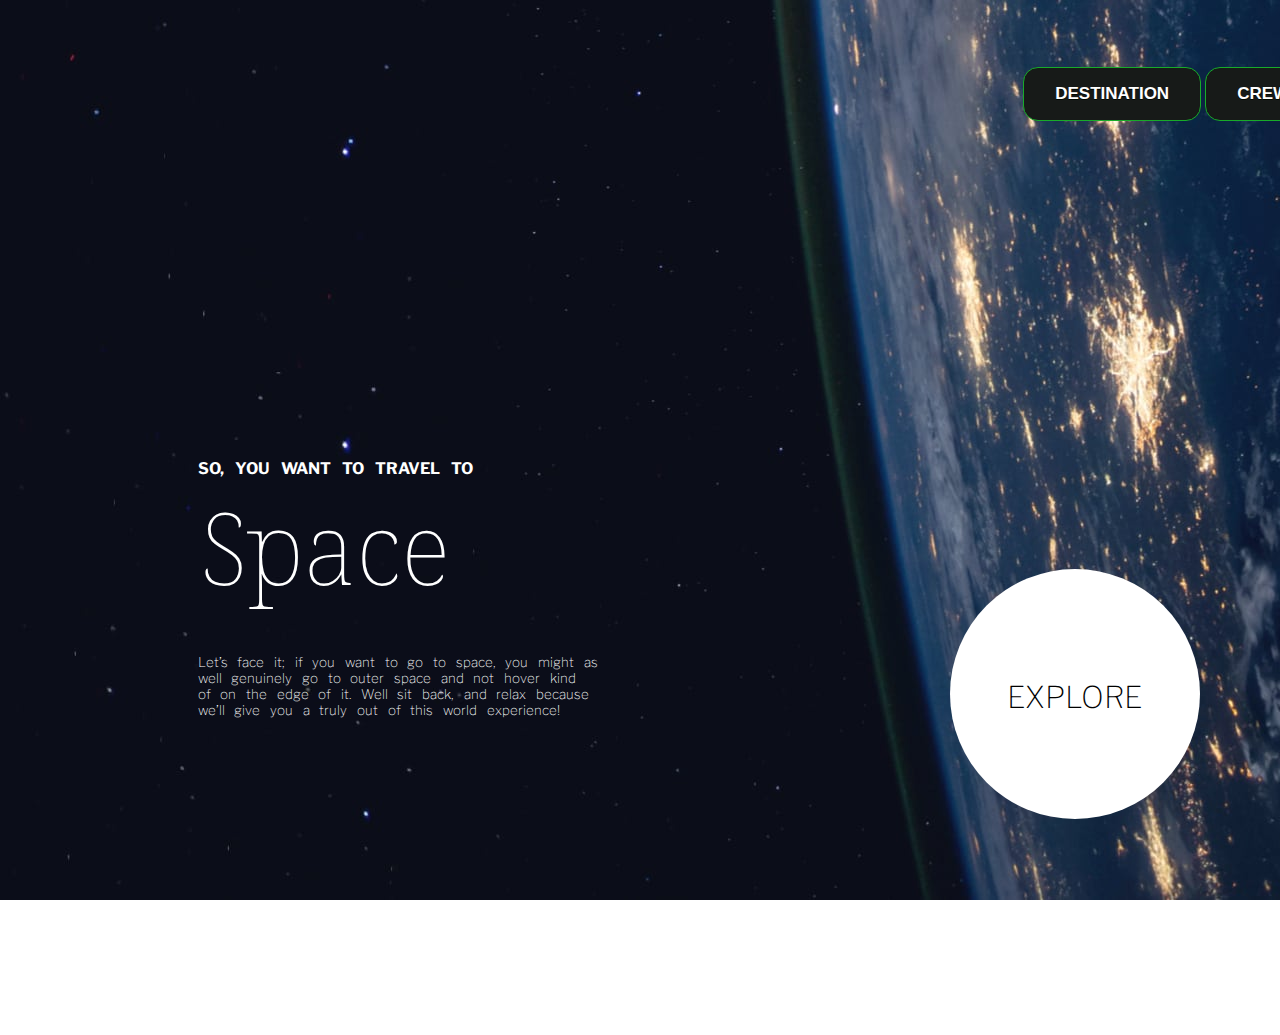
<file: space tourism/home/index.html>
<!DOCTYPE html>
<html lang="en">
<head>
  <meta charset="UTF-8">
  <meta name="viewport" content="width=device-width, initial-scale=1.0">

  <link rel="icon" type="image/png" sizes="32x32" href="./assets/favicon-32x32.png">
  <link rel="stylesheet" href="index.css">
  <link href="https://fonts.googleapis.com/css2?family=Libre+Franklin&family=Noto+Serif&display=swap" rel="stylesheet">
  
  <title>Frontend Mentor | Space tourism website</title>
</head>
<body>

 <h1 ></h1> 
 
 <h1> <a href="destination.html" class="myButton">DESTINATION</a></h1>
 <h1> <a href="slideshow.html" class="myButton"> CREW</a> </h1>
 <h1>03 TECHNOLOGY</h1>
 

  
<p>
    <div class="heading"> 
   <h2>SO,  YOU  WANT TO TRAVEL TO</h2> 
    <h3>
        Space
    </h3>
    <h4>
        Let’s face it; if you want to go to space, you might as well genuinely go to 
        outer space and not hover kind of on the edge of it. Well sit back, and relax 
        because we’ll give you a truly out of this world experience!
      
       
    </h4>
   
<div class="white">
<h5 class="h">EXPLORE</h5>
</div>

</p>
 

</body>
</html>
</file>
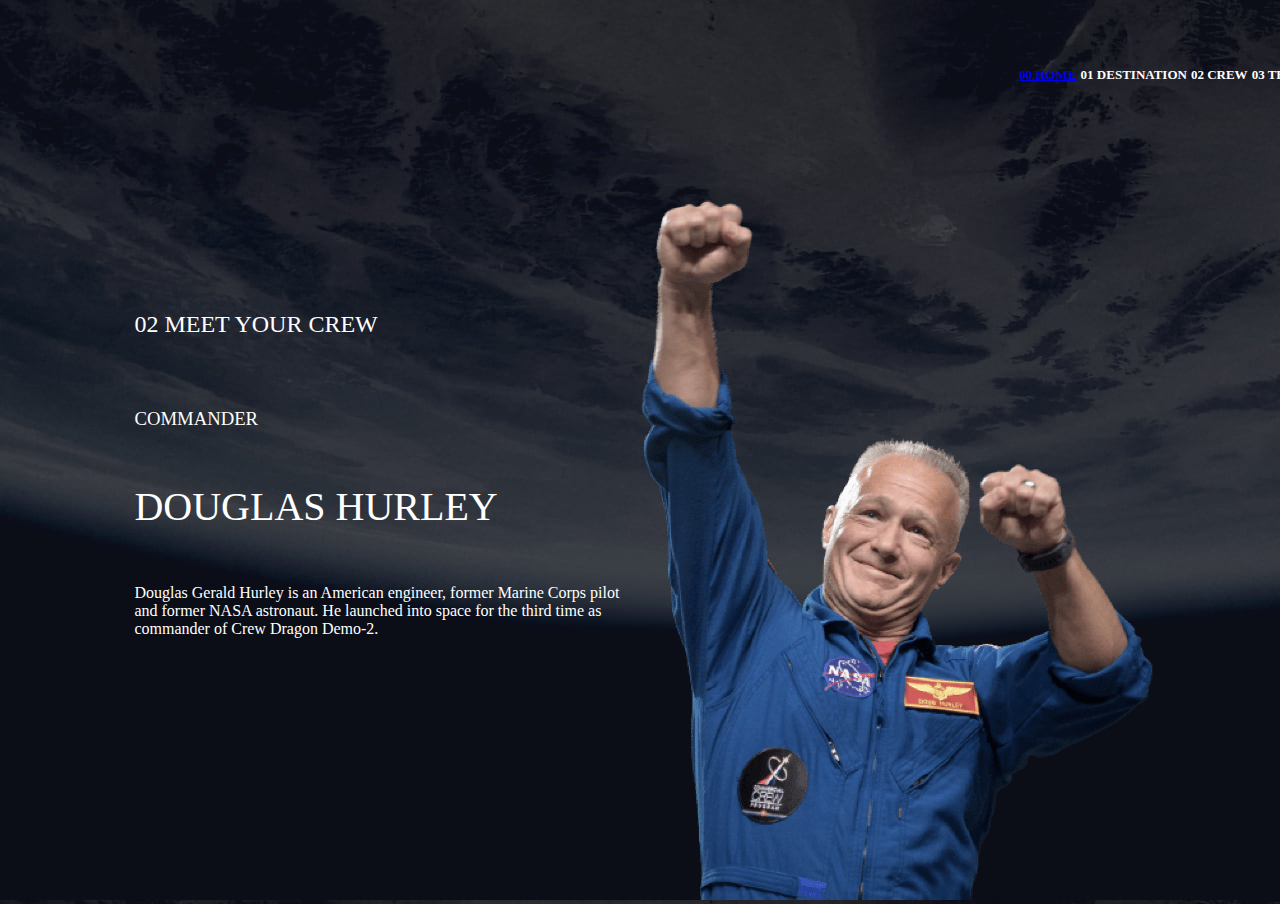
<file: space tourism/home/crew-commander.html>
<!DOCTYPE html>
<html lang="en">
<head>
  <meta charset="UTF-8">
  <meta name="viewport" content="width=device-width, initial-scale=1.0">

  <link rel="icon" type="image/png" sizes="32x32" href="./assets/favicon-32x32.png">
  <link rel="stylesheet" href="crew-commander.css">
  
  <title>Frontend Mentor | Space tourism website</title>
</head>
<body>

  
 <h1 ><a href="index.html">00 HOME</a></h1> 
 
 <h1>01 DESTINATION</h1>
 <h1> 02 CREW </h1>
 <h1>03 TECHNOLOGY</h1>
 <div class="pilot-photo">
     <img src="image-douglas-hurley.png" alt="pilot-photo">
 </div>
 <div class="info">
 <h2>02 MEET YOUR CREW </h2> 

<h3>COMMANDER</h3>

  <h4>
    DOUGLAS HURLEY
  </h4>
<p >
    Douglas Gerald Hurley is an American engineer, former Marine Corps pilot 
  and former NASA astronaut. He launched into space for the third time as 
  commander of Crew Dragon Demo-2.
</p>
  

</div>
</body>
</html>
</file>
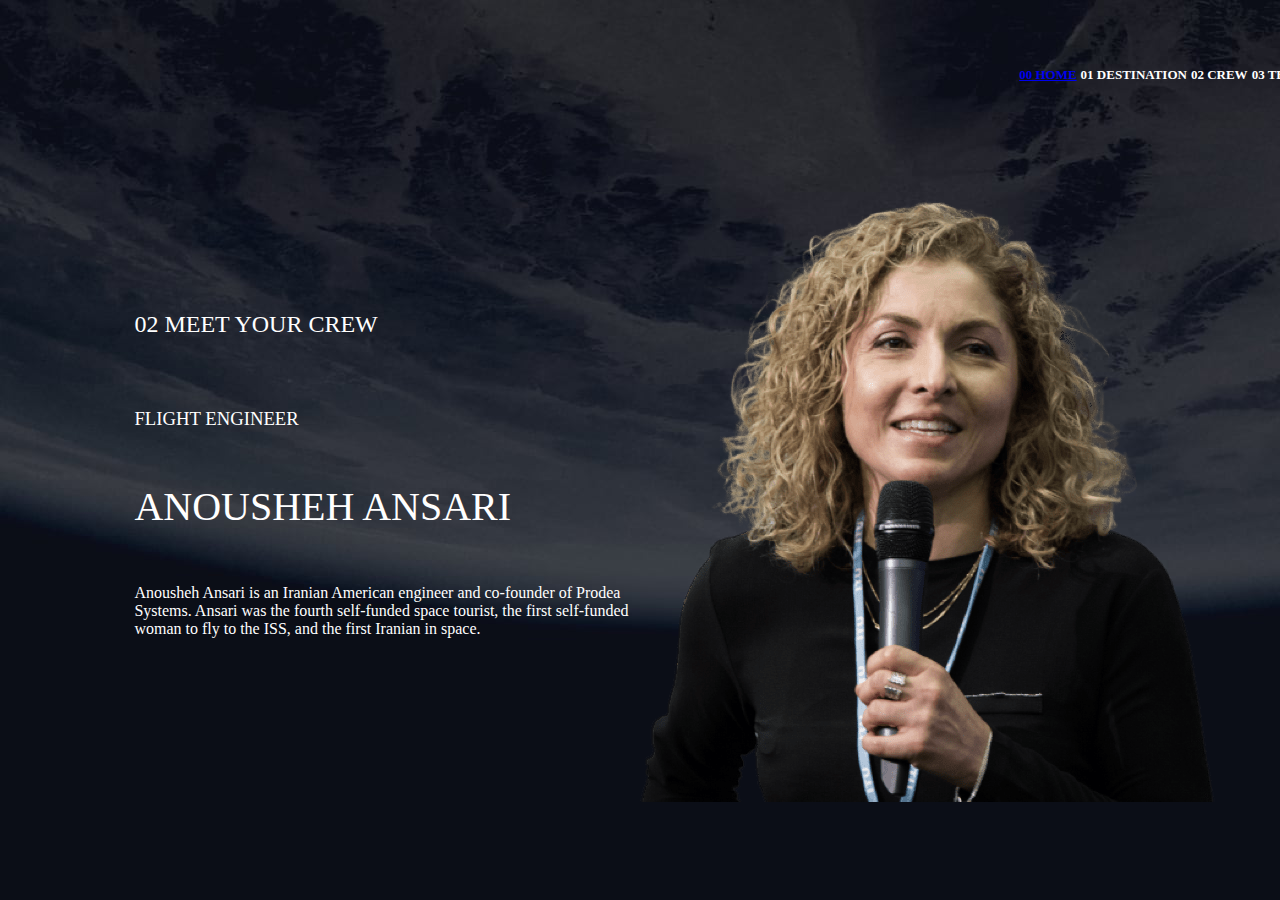
<file: space tourism/home/crew-engineer.html>
<!DOCTYPE html>
<html lang="en">
<head>
  <meta charset="UTF-8">
  <meta name="viewport" content="width=device-width, initial-scale=1.0">

  <link rel="icon" type="image/png" sizes="32x32" href="./assets/favicon-32x32.png">
  <link rel="stylesheet" href="crew-engineer.css">
  
  <title>Frontend Mentor | Space tourism website</title>
</head>
<body>

  
 <h1 ><a href="index.html">00 HOME</a></h1> 
 
 <h1>01 DESTINATION</h1>
 <h1> 02 CREW </h1>
 <h1>03 TECHNOLOGY</h1>
 <div class="pilot-photo">
     <img src="image-anousheh-ansari.png" alt="pilot-photo">
 </div>
 <div class="info">
 <h2>02 MEET YOUR CREW </h2> 

<h3>FLIGHT ENGINEER</h3>

  <h4>
    ANOUSHEH ANSARI
  </h4>
<p >
    Anousheh Ansari is an Iranian American engineer and co-founder of Prodea Systems. 
  Ansari was the fourth self-funded space tourist, the first self-funded woman to 
  fly to the ISS, and the first Iranian in space.
</p>
  

</div>
</body>
</html>
</file>
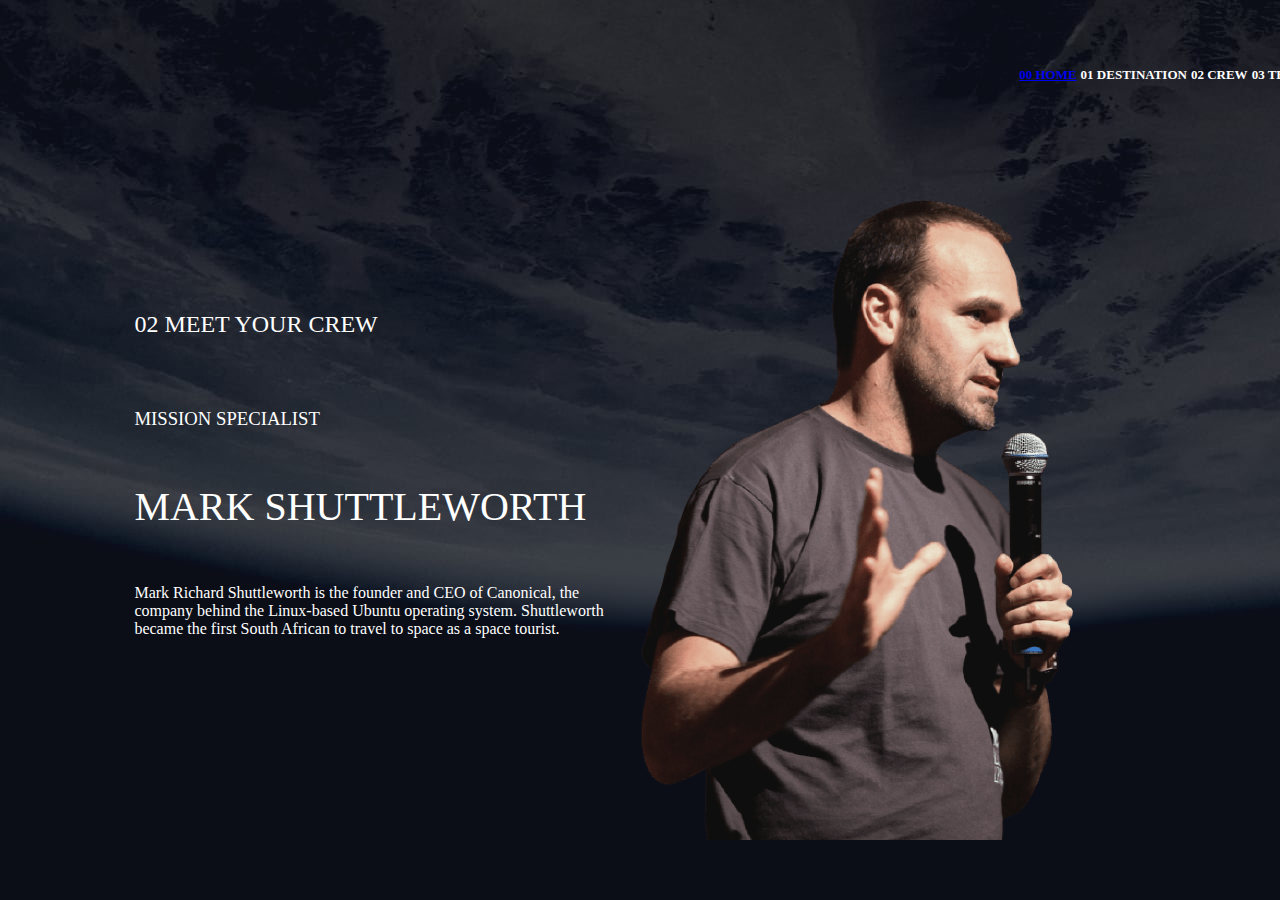
<file: space tourism/home/crew-specialist.html>
<!DOCTYPE html>
<html lang="en">
<head>
  <meta charset="UTF-8">
  <meta name="viewport" content="width=device-width, initial-scale=1.0">

  <link rel="icon" type="image/png" sizes="32x32" href="./assets/favicon-32x32.png">
  <link rel="stylesheet" href="crew-specialist.css">
  
  <title>Frontend Mentor | Space tourism website</title>
</head>
<body>

  
 <h1 ><a href="index.html">00 HOME</a></h1> 
 
 <h1>01 DESTINATION</h1>
 <h1> 02 CREW </h1>
 <h1>03 TECHNOLOGY</h1>
 <div class="pilot-photo">
     <img src="image-mark-shuttleworth.png" alt="pilot-photo">
 </div>
 <div class="info">
 <h2>02 MEET YOUR CREW </h2> 

<h3>MISSION SPECIALIST</h3>

  <h4>
    MARK SHUTTLEWORTH
  </h4>
<p >
    Mark Richard Shuttleworth is the founder and CEO of Canonical, the company behind 
    the Linux-based Ubuntu operating system. Shuttleworth became the first South 
    African to travel to space as a space tourist.
</p>
  

</div>
</body>
</html>
</file>
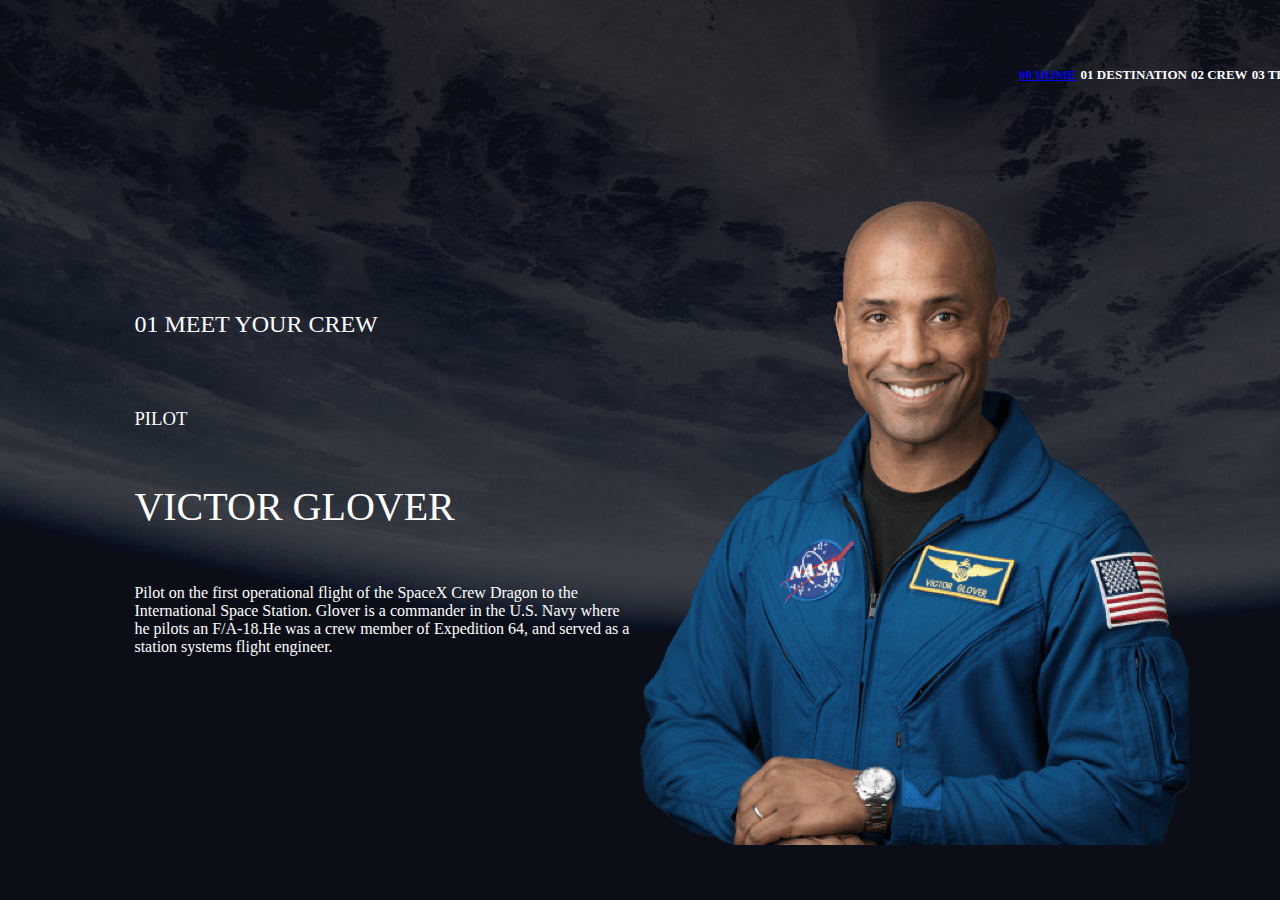
<file: space tourism/home/crew.html>
<!DOCTYPE html>
<html lang="en">
<head>
  <meta charset="UTF-8">
  <meta name="viewport" content="width=device-width, initial-scale=1.0">

  <link rel="icon" type="image/png" sizes="32x32" href="./assets/favicon-32x32.png">
  <link rel="stylesheet" href="crew.css">
  
  <title>Frontend Mentor | Space tourism website</title>
</head>
<body>

  
 <h1 ><a href="index.html">00 HOME</a></h1> 
 
 <h1>01 DESTINATION</h1>
 <h1> 02 CREW </h1>
 <h1>03 TECHNOLOGY</h1>
 <div class="pilot-photo">
     <img src="image-victor-glover.png" alt="pilot-photo">
 </div>
 <div class="info">
 <h2>01 MEET YOUR CREW </h2> 

<h3>PILOT</h3>

  <h4>
    VICTOR GLOVER
  </h4>
<p >
    Pilot on the first operational flight of the SpaceX Crew Dragon to the 
  International Space Station. Glover is a commander in the U.S. Navy where 
  he pilots an F/A-18.He was a crew member of Expedition 64, and served as a 
  station systems flight engineer. 
</p>
  

</div>
</body>
</html>
</file>
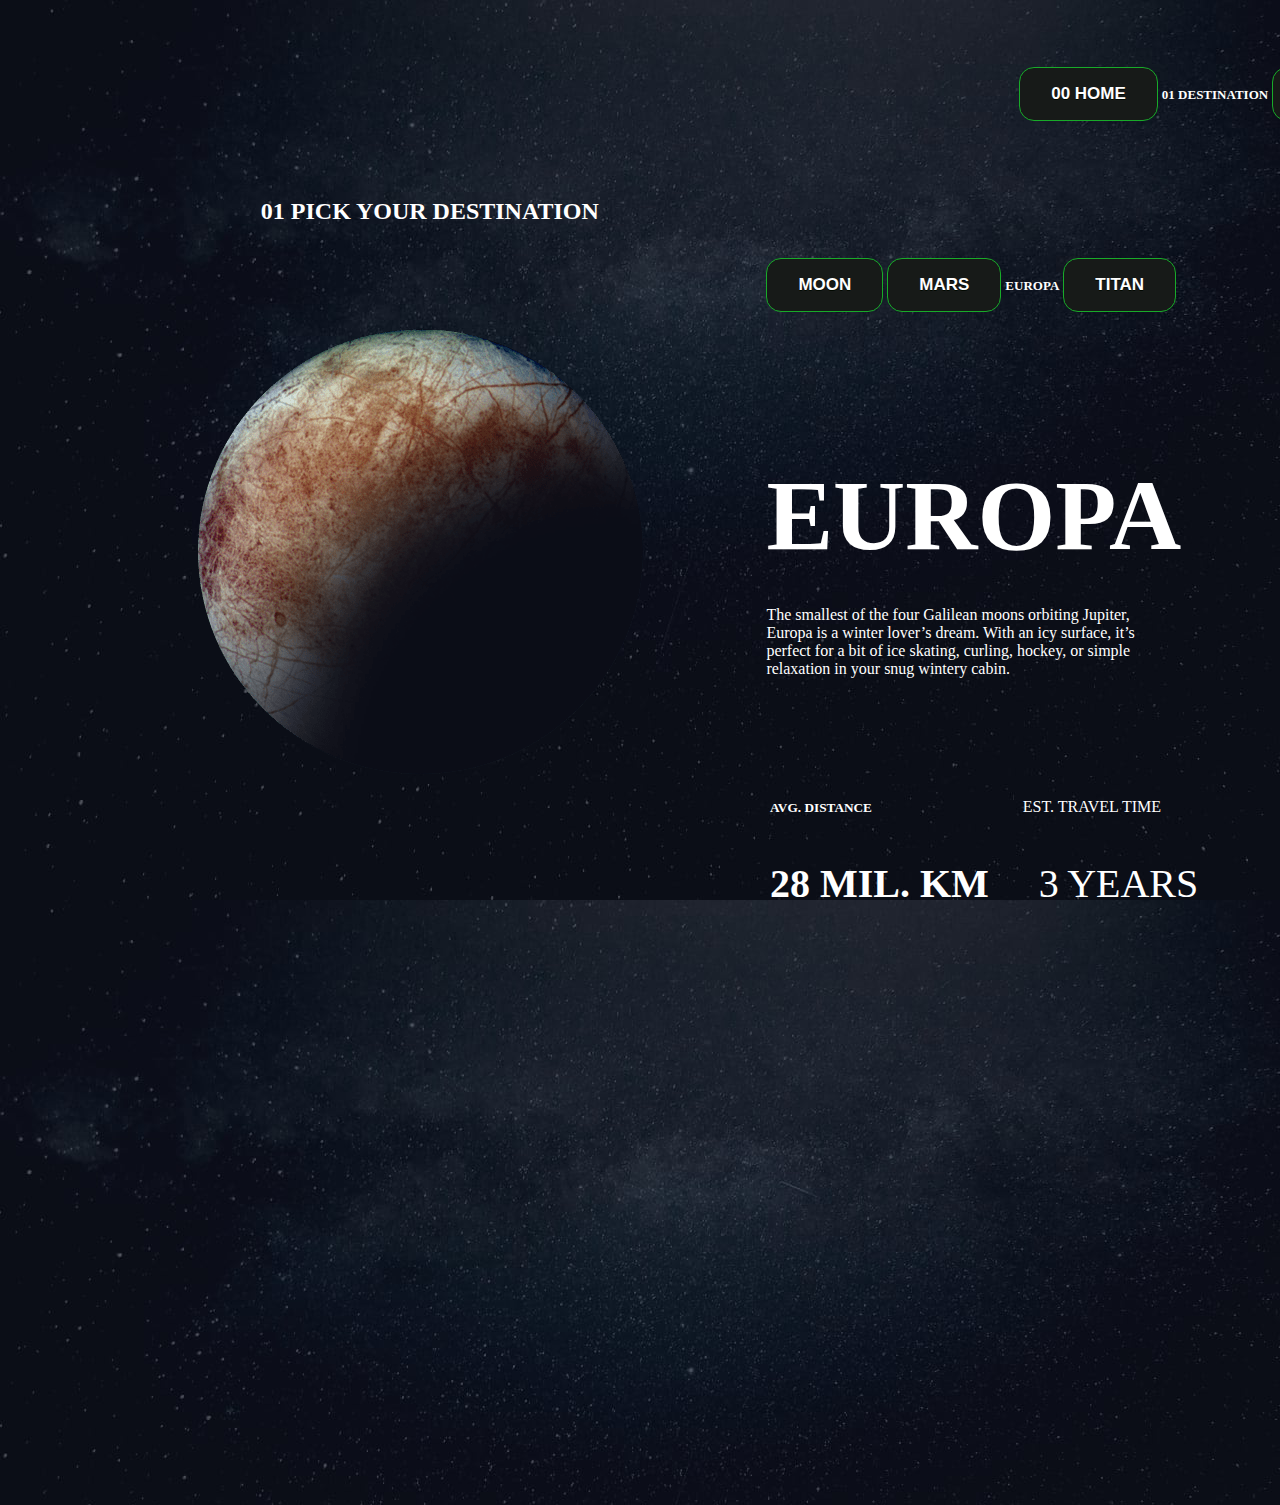
<file: space tourism/home/destination-europa.html>
<!DOCTYPE html>
<html lang="en">
<head>
  <meta charset="UTF-8">
  <meta name="viewport" content="width=device-width, initial-scale=1.0">

  <link rel="icon" type="image/png" sizes="32x32" href="./assets/favicon-32x32.png">
  <link rel="stylesheet" href="destination-europa.css">
  
  <title>Frontend Mentor | Space tourism website</title>
</head>
<body>

  
 <h1 ><a href="index.html" class="myButton">00 HOME</a></h1> 
 
 <h1>01 DESTINATION</h1>
 <h1><a href="slideshow.html" class="myButton">02 CREW</a> </h1>
 <h1>03 TECHNOLOGY</h1>
 <div class="mars-photo">
     <img src="image-europa.png" alt="titan-photo">
 </div>
 

<h2>01 PICK YOUR DESTINATION </h2>  

 <h3> <a href="destination-moon.html" class="myButton">MOON  </a></h3>
 <h3>
    <a href="destination.html" class="myButton">MARS</a>
 </h3> 
 <h3>
    EUROPA
 </h3>
 <h3>
    <a href="destination-titan.html" class="myButton">TITAN</a>
 </h3>
  
  

  <h4>
    EUROPA
  </h4>
<p >
    The smallest of the four Galilean moons orbiting Jupiter, Europa is a 
  winter lover’s dream. With an icy surface, it’s perfect for a bit of 
  ice skating, curling, hockey, or simple relaxation in your snug 
  wintery cabin.
</p>
  
<div class="inform">
  <h5>AVG. DISTANCE</h5>
  <h6>
    28 MIL. KM
  </h6>
  
<h7>
    EST. TRAVEL TIME

</h7>
  <h8>
    3 YEARS
  </h8>
</div>
</body>
</html>
</file>
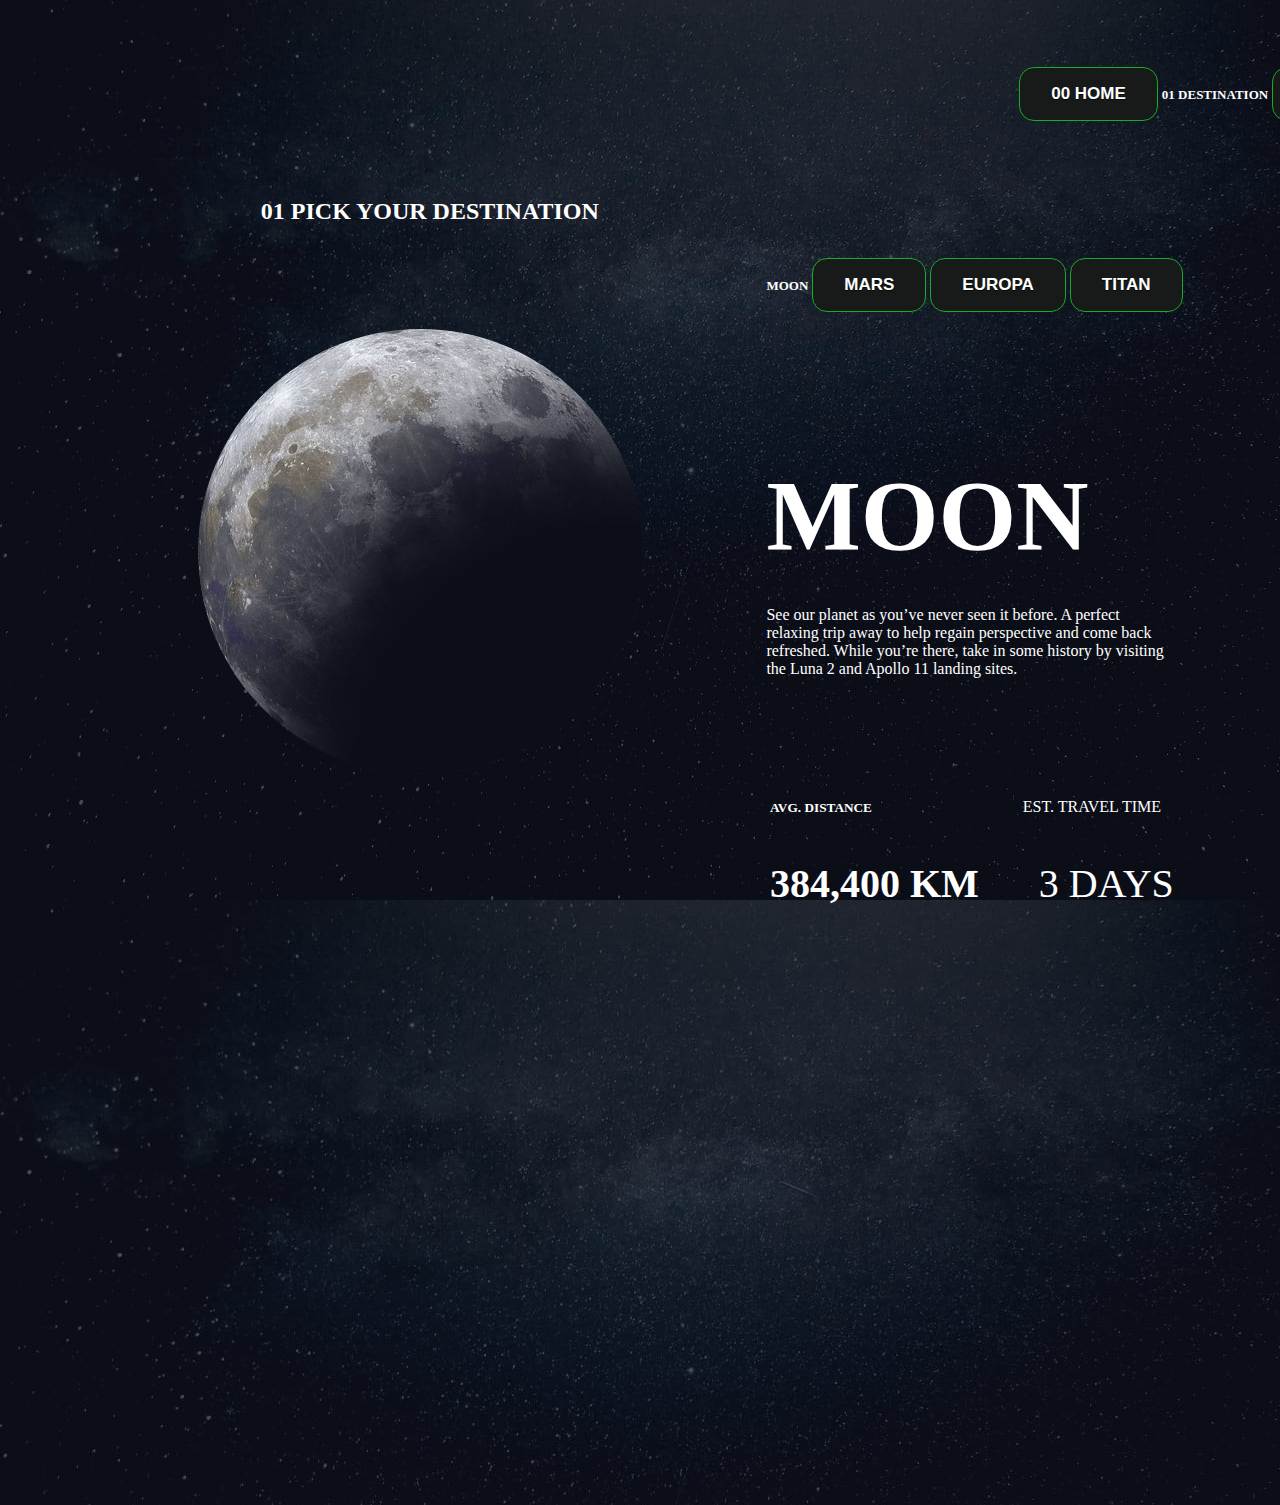
<file: space tourism/home/destination-moon.html>
<!DOCTYPE html>
<html lang="en">
<head>
  <meta charset="UTF-8">
  <meta name="viewport" content="width=device-width, initial-scale=1.0">

  <link rel="icon" type="image/png" sizes="32x32" href="./assets/favicon-32x32.png">
  <link rel="stylesheet" href="destination-moon.css">
  
  <title>Frontend Mentor | Space tourism website</title>
</head>
<body>

  
 <h1 ><a href="index.html" class="myButton">00 HOME</a></h1> 
 
 <h1>01 DESTINATION</h1>
 <h1> <a href="slideshow.html"class="myButton">02 CREW</a>  </h1>
 <h1>03 TECHNOLOGY</h1>
 <div class="mars-photo">
     <img src="image-moon.png" alt="mars-photo">
 </div>
 

<h2>01 PICK YOUR DESTINATION </h2>  

 <h3> MOON </h3>
 <h3><a href="destination.html"class="myButton">MARS</a>
   
 </h3> 
 <h3>
    <a href="destination-europa.html"class="myButton"> EUROPA</a>
 </h3>
 <h3>
    <a href="destination-titan.html"class="myButton">TITAN</a>
 </h3>
  
  

  <h4>
    MOON
  </h4>
<p >
    See our planet as you’ve never seen it before. A perfect relaxing trip away to help 
    regain perspective and come back refreshed. While you’re there, take in some history 
    by visiting the Luna 2 and Apollo 11 landing sites.
</p>
  
<div class="inform">
  <h5>AVG. DISTANCE</h5>
  <h6>
    384,400 KM
  </h6>
  
<h7>
    EST. TRAVEL TIME

</h7>
  <h8>
   3 DAYS
  </h8>
</div>
</body>
</html>
</file>
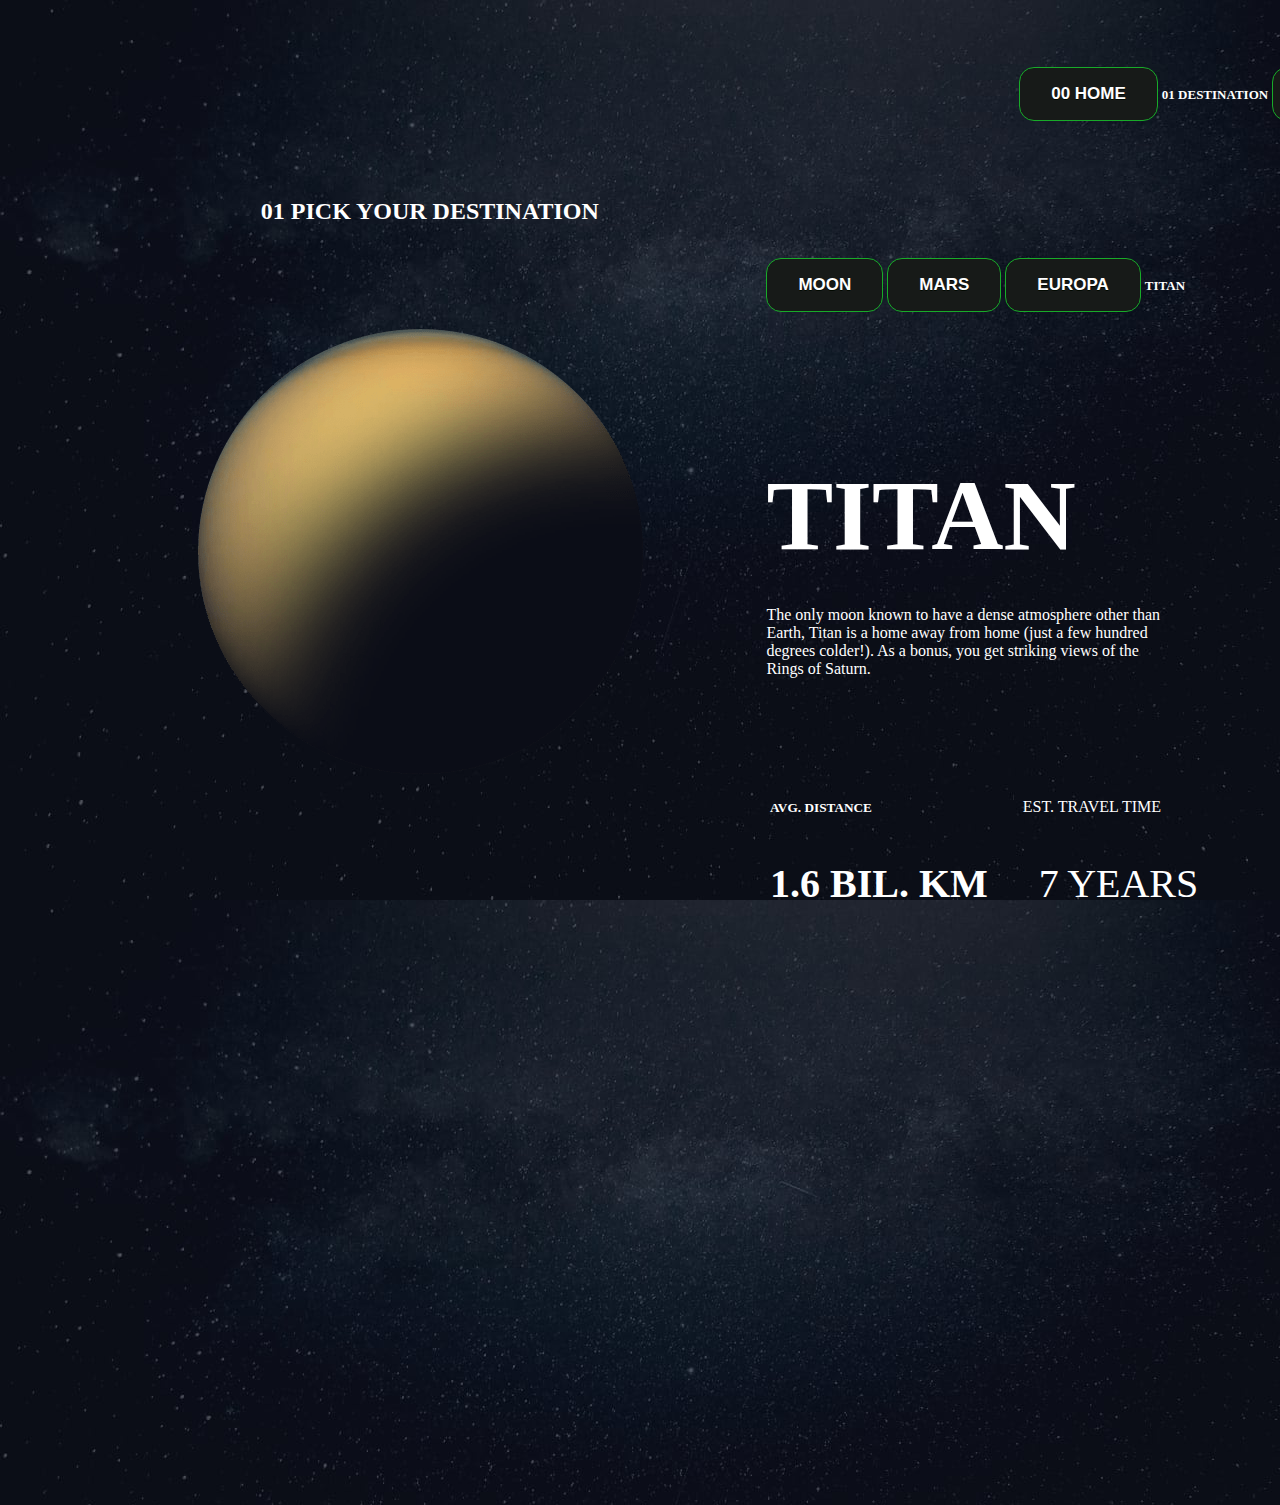
<file: space tourism/home/destination-titan.html>
<!DOCTYPE html>
<html lang="en">
<head>
  <meta charset="UTF-8">
  <meta name="viewport" content="width=device-width, initial-scale=1.0">

  <link rel="icon" type="image/png" sizes="32x32" href="./assets/favicon-32x32.png">
  <link rel="stylesheet" href="destination-titan.css">
  
  <title>Frontend Mentor | Space tourism website</title>
</head>
<body>

  
 <h1 ><a href="index.html"class="myButton">00 HOME</a></h1> 
 
 <h1>01 DESTINATION</h1>
 <h1> <a href="slideshow.html"class="myButton">02 CREW</a> </h1>
 <h1>03 TECHNOLOGY</h1>
 <div class="mars-photo">
     <img src="image-titan.png" alt="titan-photo">
 </div>
 

<h2>01 PICK YOUR DESTINATION </h2>  

 <h3><a href="destination-moon.html"class="myButton">MOON  </a></h3>
 <h3>
    <a href="destination.html"class="myButton">MARS</a>
 </h3> 
 <h3>
    <a href="destination-europa.html"class="myButton"> EUROPA</a>
 </h3>
 <h3>
    TITAN
 </h3>
  
  

  <h4>
    TITAN
  </h4>
<p >
    The only moon known to have a dense atmosphere other than Earth, Titan 
  is a home away from home (just a few hundred degrees colder!). As a 
  bonus, you get striking views of the Rings of Saturn.
</p>
  
<div class="inform">
  <h5>AVG. DISTANCE</h5>
  <h6>
    1.6 BIL. KM
  </h6>
  
<h7>
    EST. TRAVEL TIME

</h7>
  <h8>
    7 YEARS
  </h8>
</div>
</body>
</html>
</file>
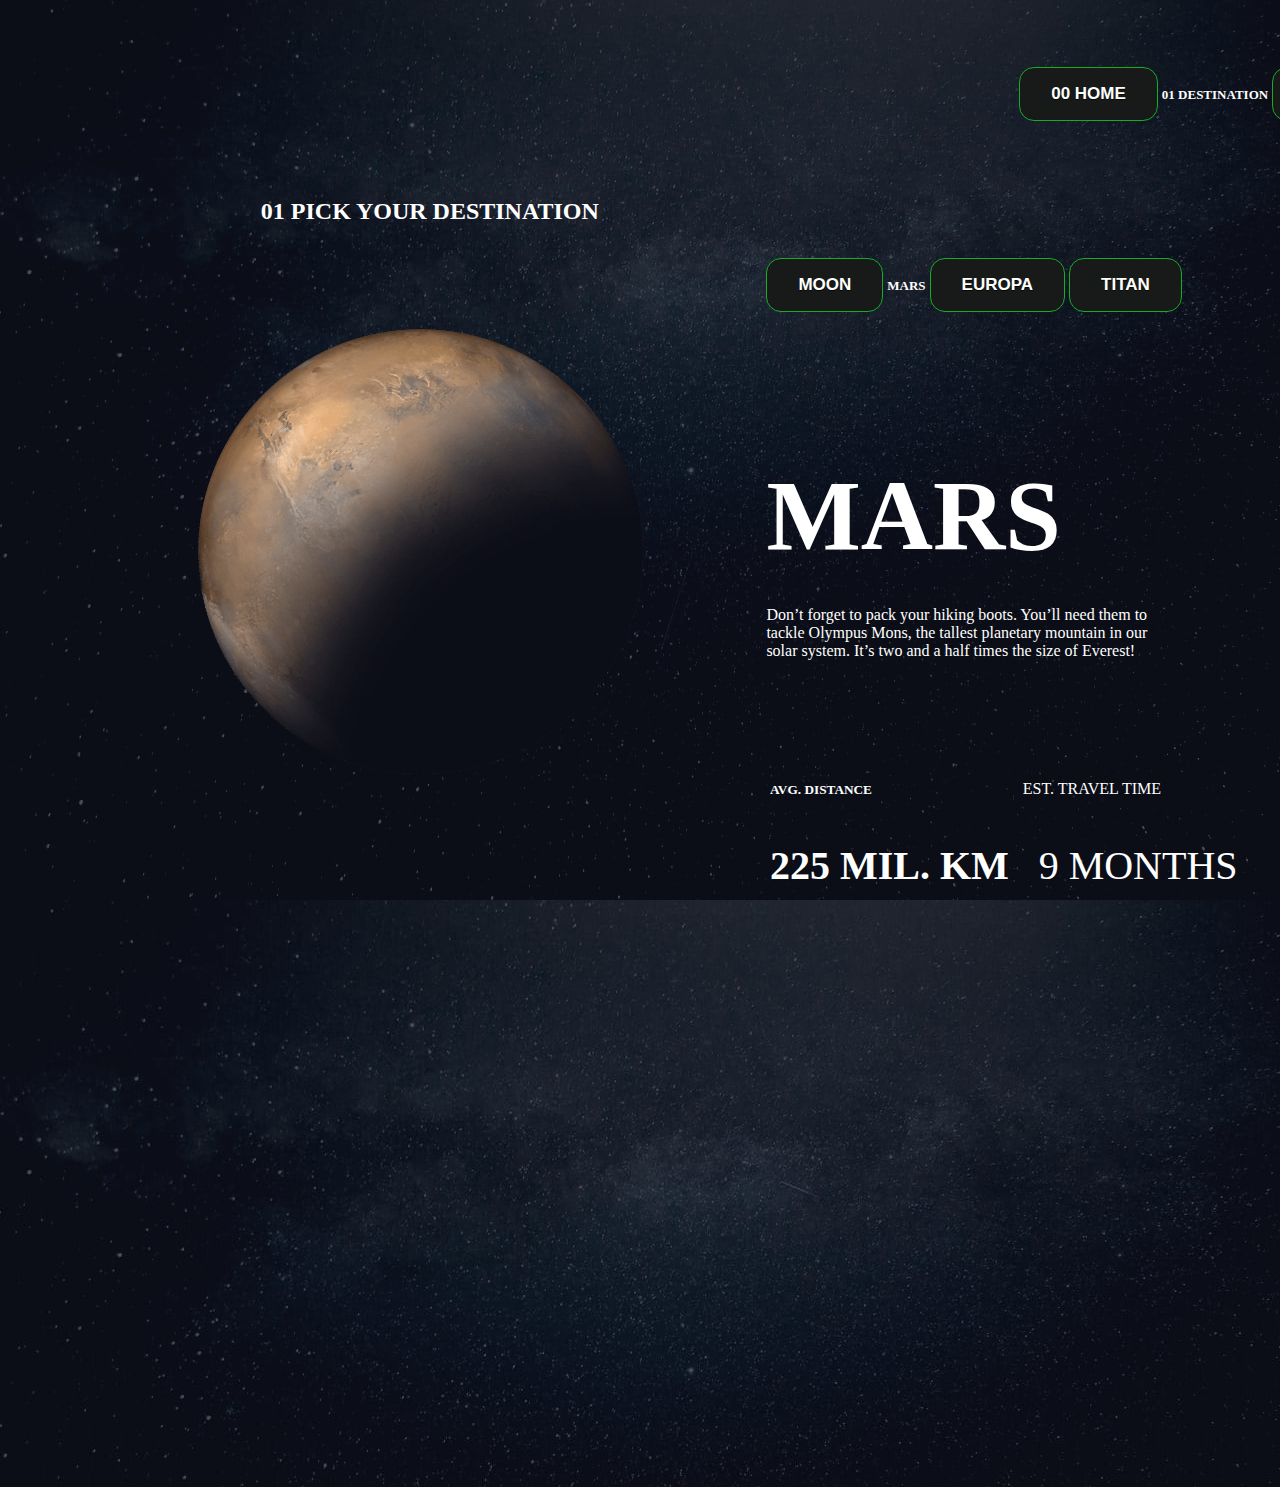
<file: space tourism/home/destination.html>
<!DOCTYPE html>
<html lang="en">
<head>
  <meta charset="UTF-8">
  <meta name="viewport" content="width=device-width, initial-scale=1.0">

  <link rel="icon" type="image/png" sizes="32x32" href="./assets/favicon-32x32.png">
  <link rel="stylesheet" href="destination-mars.css">
  
  <title>Frontend Mentor | Space tourism website</title>
</head>
<body>

  
 <h1 ><a href="index.html"class="myButton">00 HOME</a></h1> 
 
 <h1>01 DESTINATION</h1>
 <h1> <a href="slideshow.html"class="myButton">
02 CREW
 </a>
 </h1>
 <h1>03 TECHNOLOGY</h1>
 <div class="mars-photo">
     <img src="image-mars.png" alt="mars-photo">
 </div>
 

<h2>01 PICK YOUR DESTINATION </h2>  

 <h3> <a href="destination-moon.html" class="myButton">MOON </a> </h3>
 <h3>
    MARS
 </h3> 
 <h3 >
    <a href="destination-europa.html"class="myButton"> EUROPA</a>
   
 </h3>
 <h3>
    <a href="destination-titan.html"class="myButton">TITAN</a>
   
 </h3>
  
  

  <h4>
    MARS
  </h4>
<p >
    Don’t forget to pack your hiking boots. You’ll need them to tackle Olympus Mons, 
    the tallest planetary mountain in our solar system. It’s two and a half times 
    the size of Everest!
</p>
  
<div class="inform">
  <h5>AVG. DISTANCE</h5>
  <h6>
    225 MIL. KM
  </h6>
  
<h7>
    EST. TRAVEL TIME

</h7>
  <h8>
    9 MONTHS
  </h8>
</div>
</body>
</html>
</file>
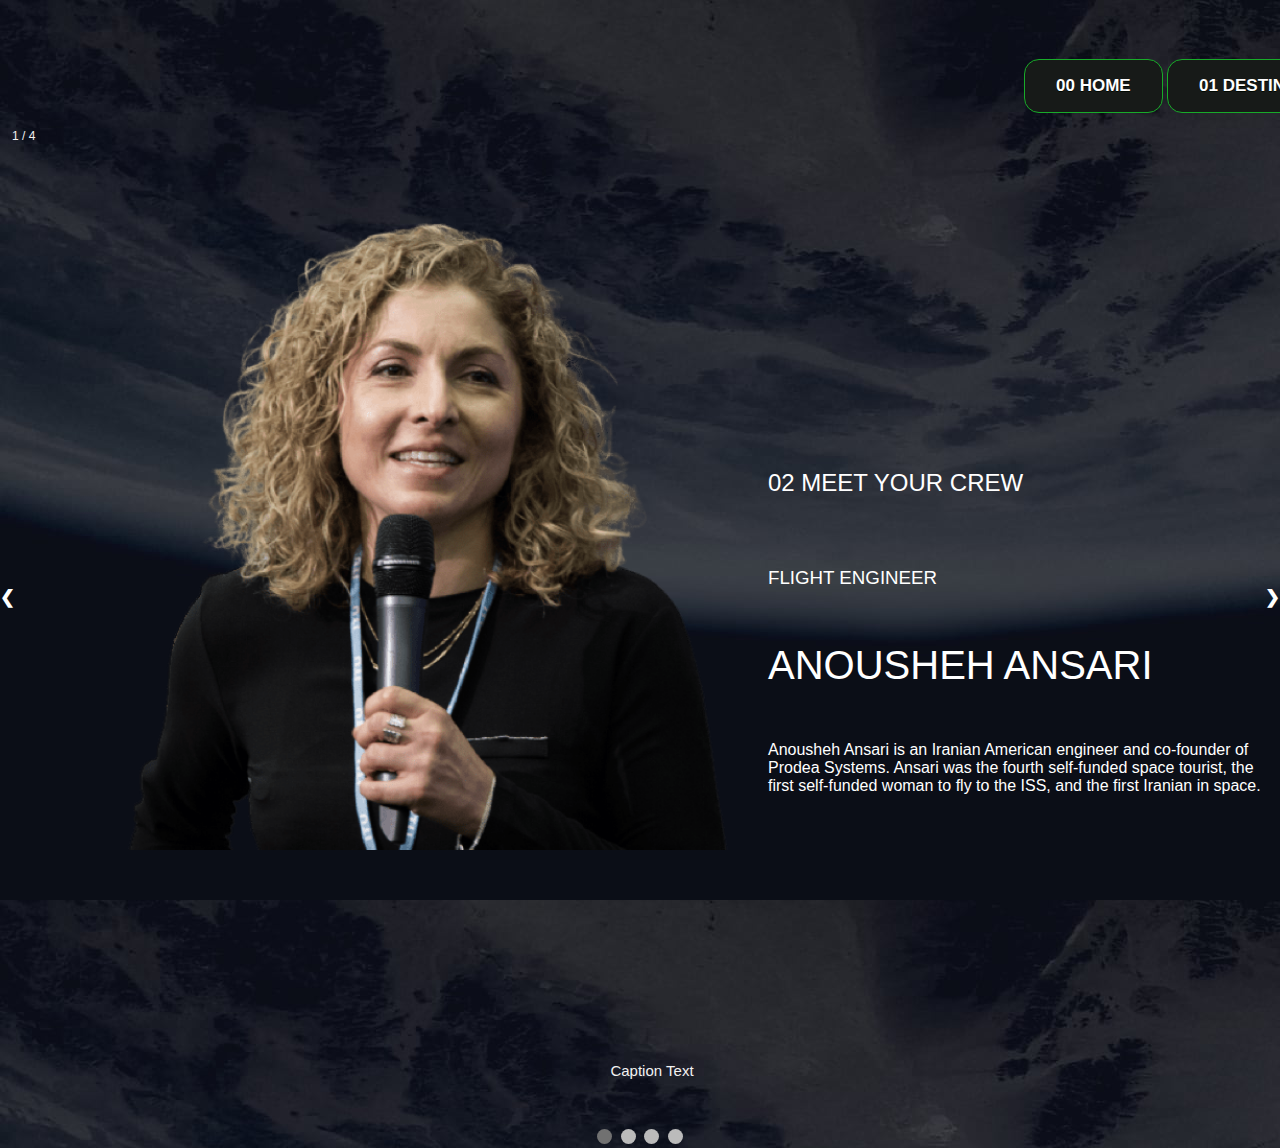
<file: space tourism/home/slideshow.html>
<!DOCTYPE html>
<html>
<head>
<meta name="viewport" content="width=device-width, initial-scale=1">
<link rel="stylesheet" href="slideshow.css">
</head>
<body>
    <h1><a href="index.html" class="myButton">00 HOME</a> </h1> 
 
 <h1><a href="destination.html" class="myButton">01 DESTINATION</a>  </h1>
 <h1> 02 CREW </h1>
 <h1>03 TECHNOLOGY</h1>
 

<div class="slideshow-container">

<div class="mySlides fade">
  <div class="numbertext">1 / 4</div>
  <img class="pilot-photo" src="image-anousheh-ansari.png" alt="pilot-photo">
  <div class="info">
  <h2>02 MEET YOUR CREW </h2> 

<h3>FLIGHT ENGINEER</h3>

  <h4>
    ANOUSHEH ANSARI
  </h4>
  <p >
    Anousheh Ansari is an Iranian American engineer and co-founder of Prodea Systems. 
  Ansari was the fourth self-funded space tourist, the first self-funded woman to 
  fly to the ISS, and the first Iranian in space.
</p>
</div>
  <div class="text">Caption Text</div>
</div>

<div class="mySlides fade">
  <div class="numbertext">2 / 4</div>
  <img class="pilot-photo" src="image-douglas-hurley.png" alt="pilot-photo">
  <div class="info">
  <h2>02 MEET YOUR CREW </h2> 

  <h3>COMMANDER</h3>
  
    <h4>
      DOUGLAS HURLEY
    </h4>
  <p >
      Douglas Gerald Hurley is an American engineer, former Marine Corps pilot 
    and former NASA astronaut. He launched into space for the third time as 
    commander of Crew Dragon Demo-2.
  </p>
  </div>
</div>

<div class="mySlides fade">
  <div class="numbertext">3 / 4</div>
  <img class="pilot-photo" src="image-mark-shuttleworth.png" alt="pilot-photo">
  <div class="info">
  <h2>02 MEET YOUR CREW </h2> 

  <h3>MISSION SPECIALIST</h3>
  
    <h4>
      MARK SHUTTLEWORTH
    </h4>
  <p >
      Mark Richard Shuttleworth is the founder and CEO of Canonical, the company behind 
      the Linux-based Ubuntu operating system. Shuttleworth became the first South 
      African to travel to space as a space tourist.
  </p>
</div>
</div>
<div class="mySlides fade">
    <div class="numbertext">4 / 4</div>
    <img class="pilot-photo" src="image-victor-glover.png" alt="pilot-photo">\
    <div class="info">
    <h2>01 MEET YOUR CREW </h2> 

    <h3>PILOT</h3>
    
      <h4>
        VICTOR GLOVER
      </h4>
    <p >
        Pilot on the first operational flight of the SpaceX Crew Dragon to the 
      International Space Station. Glover is a commander in the U.S. Navy where 
      he pilots an F/A-18.He was a crew member of Expedition 64, and served as a 
      station systems flight engineer. 
    </p>
    </div>
  </div>

<a class="prev" onclick="plusSlides(-1)">❮</a>
<a class="next" onclick="plusSlides(1)">❯</a>

</div>
<br>

<div style="text-align:center">
  <span class="dot" onclick="currentSlide(1)"></span> 
  <span class="dot" onclick="currentSlide(2)"></span> 
  <span class="dot" onclick="currentSlide(3)"></span> 
  <span class="dot" onclick="currentSlide(4)"></span> 
</div>

<script>
let slideIndex = 1;
showSlides(slideIndex);

function plusSlides(n) {
  showSlides(slideIndex += n);
}

function currentSlide(n) {
  showSlides(slideIndex = n);
}

function showSlides(n) {
  let i;
  let slides = document.getElementsByClassName("mySlides");
  let dots = document.getElementsByClassName("dot");
  if (n > slides.length) {slideIndex = 1}    
  if (n < 1) {slideIndex = slides.length}
  for (i = 0; i < slides.length; i++) {
    slides[i].style.display = "none";  
  }
  for (i = 0; i < dots.length; i++) {
    dots[i].className = dots[i].className.replace(" active", "");
  }
  slides[slideIndex-1].style.display = "block";  
  dots[slideIndex-1].className += " active";
}
</script>

</body>
</html>
</file>
<file: space tourism/home/index.css>
body{
 background-image: url("background-home-desktop.jpg");
 color: white;
 background-attachment: fixed;
}
h1{
    font-size:small ;
    position: relative;
    display: inline-table;
    left: 80%;
   padding-top: 50px;
}

h2{
  font-size: medium;
 width: 400px;
 position: relative;
top: 100px;
font-family: 'Libre Franklin', sans-serif;
word-spacing: .5em;
}
h3{
font-size: 100px;
font-family: 'Noto Serif', serif;
font-weight: 30;
width: 400px;

}
h4{
    font-size: smaller;
    width: 400px;
   height: 5px;
   position: relative;
   bottom: 60px;
   font-family: 'Libre Franklin', sans-serif;
   font-weight: 1;
   word-spacing: 0.5em;

 
}
.heading{
    margin-left: 15%;
   padding-top: 200px;
    
 
}
.white{
    width: 250px;
    height: 250px;
    background-color: white;
    border-radius: 50%;
   
    position: relative;
    left: 70%;
    bottom: 200px;
}
.h{ color: black;
    width: 200px;
    position: relative;
  
    top: 110px;
    left: 23%;

    font-family: 'Libre Franklin', sans-serif;
    font-size: 30px;
    font-weight: lighter;
    
}

.myButton {
	background-color:#171a18;
	border-radius:15px;
	border:1px solid #18ab29;
	display:inline-block;
	cursor:pointer;
	color:#ffffff;
	font-family:Arial;
	font-size:17px;
	padding:16px 31px;
	text-decoration:none;
	text-shadow:0px 1px 0px #010800;
}
.myButton:hover {
	background-color:#727570;
}
.myButton:active {
	position:relative;
	top:1px;
}
</file>
<file: space tourism/home/crew-commander.css>
body{
    background-image: url(background-crew-desktop.jpg );
color: white;



}
.pilot-photo{
   position: absolute;
  left : 50%;
   top: 200px;
}
h1{
    font-size:small ;
    position: relative;
    display: inline-table;
    left: 80%;
   padding-top: 50px;
}
h3{
   
    font: size 30px; ;
    position: relative;
    font-weight: lighter;
    
    left: 20%;
    padding-top: 50px;
    
    
}
h2{
width: 400px;
position: relative;
font-weight: 100;

left: 20%;

}
p{
    width: 500px;
    position: relative;
    left: 20%;
   
}
h4{
    width: 800px;
    font-size: 40px;
    font-weight: 300;
    position: relative;
    left: 20%;
   
}
.info{
    position: relative;
    top: 200px;
    right:10%;
}
.myButton {
	background-color:#171a18;
	border-radius:15px;
	border:1px solid #18ab29;
	display:inline-block;
	cursor:pointer;
	color:#ffffff;
	font-family:Arial;
	font-size:17px;
	padding:16px 31px;
	text-decoration:none;
	text-shadow:0px 1px 0px #010800;
}
.myButton:hover {
	background-color:#727570;
}
.myButton:active {
	position:relative;
	top:1px;
}
</file>
<file: space tourism/home/crew-engineer.css>
body{
    background-image: url(background-crew-desktop.jpg );
color: white;



}
.pilot-photo{
   position: absolute;
  left : 50%;
   top: 200px;
}
h1{
    font-size:small ;
    position: relative;
    display: inline-table;
    left: 80%;
   padding-top: 50px;
}
h3{
   
    font: size 30px; ;
    position: relative;
    font-weight: lighter;
    
    left: 20%;
    padding-top: 50px;
    
    
}
h2{
width: 400px;
position: relative;
font-weight: 100;

left: 20%;

}
p{
    width: 500px;
    position: relative;
    left: 20%;
   
}
h4{
    width: 800px;
    font-size: 40px;
    font-weight: 300;
    position: relative;
    left: 20%;
   
}
.info{
    position: relative;
    top: 200px;
    right:10%;
}
.myButton {
	background-color:#171a18;
	border-radius:15px;
	border:1px solid #18ab29;
	display:inline-block;
	cursor:pointer;
	color:#ffffff;
	font-family:Arial;
	font-size:17px;
	padding:16px 31px;
	text-decoration:none;
	text-shadow:0px 1px 0px #010800;
}
.myButton:hover {
	background-color:#727570;
}
.myButton:active {
	position:relative;
	top:1px;
}
</file>
<file: space tourism/home/crew-specialist.css>
body{
    background-image: url(background-crew-desktop.jpg );
color: white;



}
.pilot-photo{
   position: absolute;
  left : 50%;
   top: 200px;
}
h1{
    font-size:small ;
    position: relative;
    display: inline-table;
    left: 80%;
   padding-top: 50px;
}
h3{
   
    font: size 30px; ;
    position: relative;
    font-weight: lighter;
    
    left: 20%;
    padding-top: 50px;
    
    
}
h2{
width: 400px;
position: relative;
font-weight: 100;

left: 20%;

}
p{
    width: 500px;
    position: relative;
    left: 20%;
   
}
h4{
    width: 800px;
    font-size: 40px;
    font-weight: 300;
    position: relative;
    left: 20%;
   
}
.info{
    position: relative;
    top: 200px;
    right:10%;
}
.myButton {
	background-color:#171a18;
	border-radius:15px;
	border:1px solid #18ab29;
	display:inline-block;
	cursor:pointer;
	color:#ffffff;
	font-family:Arial;
	font-size:17px;
	padding:16px 31px;
	text-decoration:none;
	text-shadow:0px 1px 0px #010800;
}
.myButton:hover {
	background-color:#727570;
}
.myButton:active {
	position:relative;
	top:1px;
}
</file>
<file: space tourism/home/crew.css>
body{
    background-image: url(background-crew-desktop.jpg );
color: white;



}
.pilot-photo{
   position: absolute;
  left : 50%;
   top: 200px;
}
h1{
    font-size:small ;
    position: relative;
    display: inline-table;
    left: 80%;
   padding-top: 50px;
}
h3{
   
    font: size 30px; ;
    position: relative;
    font-weight: lighter;
    
    left: 20%;
    padding-top: 50px;
    
    
}
h2{
width: 400px;
position: relative;
font-weight: 100;

left: 20%;

}
p{
    width: 500px;
    position: relative;
    left: 20%;
   
}
h4{
    width: 800px;
    font-size: 40px;
    font-weight: 300;
    position: relative;
    left: 20%;
   
}
.info{
    position: relative;
    top: 200px;
    right:10%;
}
.myButton {
	background-color:#171a18;
	border-radius:15px;
	border:1px solid #18ab29;
	display:inline-block;
	cursor:pointer;
	color:#ffffff;
	font-family:Arial;
	font-size:17px;
	padding:16px 31px;
	text-decoration:none;
	text-shadow:0px 1px 0px #010800;
}
.myButton:hover {
	background-color:#727570;
}
.myButton:active {
	position:relative;
	top:1px;
}
</file>
<file: space tourism/home/destination-europa.css>
body{
    background-image: url(background-destination-desktop.jpg );
color: white;



}
.mars-photo{
   position: relative;
   left: 15%;
   top: 200px;
}
h1{
    font-size:small ;
    position: relative;
    display: inline-table;
    left: 80%;
   padding-top: 50px;
}
h3{
   
    font-size:small ;
    position: relative;
    display: inline-table;
    left: 60%;
    bottom: 400px;
    
}
h2{
width: 400px;
position: relative;
bottom: 400px;
left: 20%;

}
p{
    width: 400px;
    position: relative;
    left: 60%;
    bottom: 500px;
}
h4{
    width: 400px;
    font-size: 100px;
    position: relative;
    left: 60%;
    bottom: 400px;
}
h5{
    width: 200px;
    position: relative;
    left: 50%;
    bottom:400px ;
}
h7{
    width: 200px;
    position: relative;
    left: 70%;
    bottom:675px ;

}
h6{
    width: 400px;
    position: relative;
    left: 50%;
    bottom:450px ;
    font-size :40px;

}
h8{
    width: 200px;
    position: relative;
    left: 60%;
    bottom:590px ;
    font-size :40px;
}
.inform{
    position: relative;
    left:130px ;
}
.myButton {
	background-color:#171a18;
	border-radius:15px;
	border:1px solid #18ab29;
	display:inline-block;
	cursor:pointer;
	color:#ffffff;
	font-family:Arial;
	font-size:17px;
	padding:16px 31px;
	text-decoration:none;
	text-shadow:0px 1px 0px #010800;
}
.myButton:hover {
	background-color:#727570;
}
.myButton:active {
	position:relative;
	top:1px;
}
</file>
<file: space tourism/home/destination-moon.css>
body{
    background-image: url(background-destination-desktop.jpg );
color: white;



}
.mars-photo{
   position: relative;
   left: 15%;
   top: 200px;
}
h1{
    font-size:small ;
    position: relative;
    display: inline-table;
    left: 80%;
   padding-top: 50px;
}
h3{
   
    font-size:small ;
    position: relative;
    display: inline-table;
    left: 60%;
    bottom: 400px;
    
}
h2{
width: 400px;
position: relative;
bottom: 400px;
left: 20%;

}
p{
    width: 400px;
    position: relative;
    left: 60%;
    bottom: 500px;
}
h4{
    width: 400px;
    font-size: 100px;
    position: relative;
    left: 60%;
    bottom: 400px;
}
h5{
    width: 200px;
    position: relative;
    left: 50%;
    bottom:400px ;
}
h7{
    width: 200px;
    position: relative;
    left: 70%;
    bottom:675px ;

}
h6{
    width: 400px;
    position: relative;
    left: 50%;
    bottom:450px ;
    font-size :40px;

}
h8{
    width: 200px;
    position: relative;
    left: 60%;
    bottom:590px ;
    font-size :40px;
}
.inform{
    position: relative;
    left:130px ;
}

.myButton {
	background-color:#171a18;
	border-radius:15px;
	border:1px solid #18ab29;
	display:inline-block;
	cursor:pointer;
	color:#ffffff;
	font-family:Arial;
	font-size:17px;
	padding:16px 31px;
	text-decoration:none;
	text-shadow:0px 1px 0px #010800;
}
.myButton:hover {
	background-color:#727570;
}
.myButton:active {
	position:relative;
	top:1px;
}
</file>
<file: space tourism/home/destination-titan.css>
body{
    background-image: url(background-destination-desktop.jpg );
color: white;



}
.mars-photo{
   position: relative;
   left: 15%;
   top: 200px;
}
h1{
    font-size:small ;
    position: relative;
    display: inline-table;
    left: 80%;
   padding-top: 50px;
}
h3{
   
    font-size:small ;
    position: relative;
    display: inline-table;
    left: 60%;
    bottom: 400px;
    
}
h2{
width: 400px;
position: relative;
bottom: 400px;
left: 20%;

}
p{
    width: 400px;
    position: relative;
    left: 60%;
    bottom: 500px;
}
h4{
    width: 400px;
    font-size: 100px;
    position: relative;
    left: 60%;
    bottom: 400px;
}
h5{
    width: 200px;
    position: relative;
    left: 50%;
    bottom:400px ;
}
h7{
    width: 200px;
    position: relative;
    left: 70%;
    bottom:675px ;

}
h6{
    width: 400px;
    position: relative;
    left: 50%;
    bottom:450px ;
    font-size :40px;

}
h8{
    width: 200px;
    position: relative;
    left: 60%;
    bottom:590px ;
    font-size :40px;
}
.inform{
    position: relative;
    left:130px ;
}

.myButton {
	background-color:#171a18;
	border-radius:15px;
	border:1px solid #18ab29;
	display:inline-block;
	cursor:pointer;
	color:#ffffff;
	font-family:Arial;
	font-size:17px;
	padding:16px 31px;
	text-decoration:none;
	text-shadow:0px 1px 0px #010800;
}
.myButton:hover {
	background-color:#727570;
}
.myButton:active {
	position:relative;
	top:1px;
}
</file>
<file: space tourism/home/destination-mars.css>
body{
    background-image: url(background-destination-desktop.jpg );
color: white;



}
.mars-photo{
   position: relative;
   left: 15%;
   top: 200px;
}
h1{
    font-size:small ;
    position: relative;
    display: inline-table;
    left: 80%;
   padding-top: 50px;
}
h3{
   
    font-size:small ;
    position: relative;
    display: inline-table;
    left: 60%;
    bottom: 400px;
    
}
h2{
width: 400px;
position: relative;
bottom: 400px;
left: 20%;

}
p{
    width: 400px;
    position: relative;
    left: 60%;
    bottom: 500px;
}
h4{
    width: 400px;
    font-size: 100px;
    position: relative;
    left: 60%;
    bottom: 400px;
}
h5{
    width: 200px;
    position: relative;
    left: 50%;
    bottom:400px ;
}
h7{
    width: 200px;
    position: relative;
    left: 70%;
    bottom:675px ;

}
h6{
    width: 400px;
    position: relative;
    left: 50%;
    bottom:450px ;
    font-size :40px;

}
h8{
    width: 200px;
    position: relative;
    left: 60%;
    bottom:590px ;
    font-size :40px;
}
.inform{
    position: relative;
    left:130px ;
}

.myButton {
	background-color:#171a18;
	border-radius:15px;
	border:1px solid #18ab29;
	display:inline-block;
	cursor:pointer;
	color:#ffffff;
	font-family:Arial;
	font-size:17px;
	padding:16px 31px;
	text-decoration:none;
	text-shadow:0px 1px 0px #010800;
}
.myButton:hover {
	background-color:#727570;
}
.myButton:active {
	position:relative;
	top:1px;
}
</file>
<file: space tourism/home/slideshow.css>
body {font-family: Verdana, sans-serif;
     margin:0;
   
    }
.mySlides {display: none}

img {vertical-align: middle;}
/* Slideshow container */
.slideshow-container {
  max-width: 1500px;
  position: relative;
  margin: auto;
}


/* Next & previous buttons */
.prev, .next {
  cursor: pointer;
  position: absolute;
  top: 50%;
 width: auto;
 padding: 0;
  margin-top: -22px;
  color: white;
  font-weight: bold;
  font-size: 18px;
  transition: 0.6s ease;
  border-radius: 0 3px 3px 0;
  user-select: none;
}

/* Position the "next button" to the right */
.next {
  right: 0;
  border-radius: 3px 0 0 3px;
}

/* On hover, add a black background color with a little bit see-through */
.prev:hover, .next:hover {
  background-color: rgba(0,0,0,0.8);
}

/* Caption text */
.text {
  color: #f2f2f2;
  font-size: 15px;
  padding: 8px 12px;
  position: absolute;
  bottom: 8px;
  width: 100%;
  text-align: center;
}

/* Number text (1/3 etc) */
.numbertext {
  color: #f2f2f2;
  font-size: 12px;
  padding: 8px 12px;
  position: absolute;
  top: 0;
}

/* The dots/bullets/indicators */
.dot {
  cursor: pointer;
  height: 15px;
  width: 15px;
  margin: 0 2px;
  background-color: #bbb;
  border-radius: 50%;
  display: inline-block;
  transition: background-color 0.6s ease;
}

.active, .dot:hover {
  background-color: #717171;
}

/* Fading animation */
.fade {
  animation-name: fade;
  animation-duration: 1.5s;
}

@keyframes fade {
  from {opacity: .4} 
  to {opacity: 1}
}

/* On smaller screens, decrease text size */
@media only screen and (max-width: 300px) {
  .prev, .next,.text {font-size: 11px}
}
body{
    background-image: url(background-crew-desktop.jpg );
color: white;



}
.pilot-photo{
   position: relative;
  width: 600px;
  top: 100px;
  left: 10%;
   
  
  
  
}
h1{
    font-size:small ;
    position: relative;
    display: inline-table;
    left: 80%;
   padding-top: 50px;
}
h3{
   
    font: size 30px; ;
    position: relative;
    font-weight: lighter;
    
    left: 20%;
    padding-top: 50px;
    
    
}
h2{
width: 400px;
position: relative;
font-weight: 100;

left: 20%;

}
p{
    width: 500px;
    position: relative;
    left: 20%;
   
}
h4{
    width: 800px;
    font-size: 40px;
    font-weight: 300;
    position: relative;
    left: 20%;
   
}
.info{
    position: relative;
    bottom: 300px;
    left:40%;
}
.myButton {
	background-color:#171a18;
	border-radius:15px;
	border:1px solid #18ab29;
	display:inline-block;
	cursor:pointer;
	color:#ffffff;
	font-family:Arial;
	font-size:17px;
	padding:16px 31px;
	text-decoration:none;
	text-shadow:0px 1px 0px #010800;
}
.myButton:hover {
	background-color:#727570;
}
.myButton:active {
	position:relative;
	top:1px;
}
</file>
